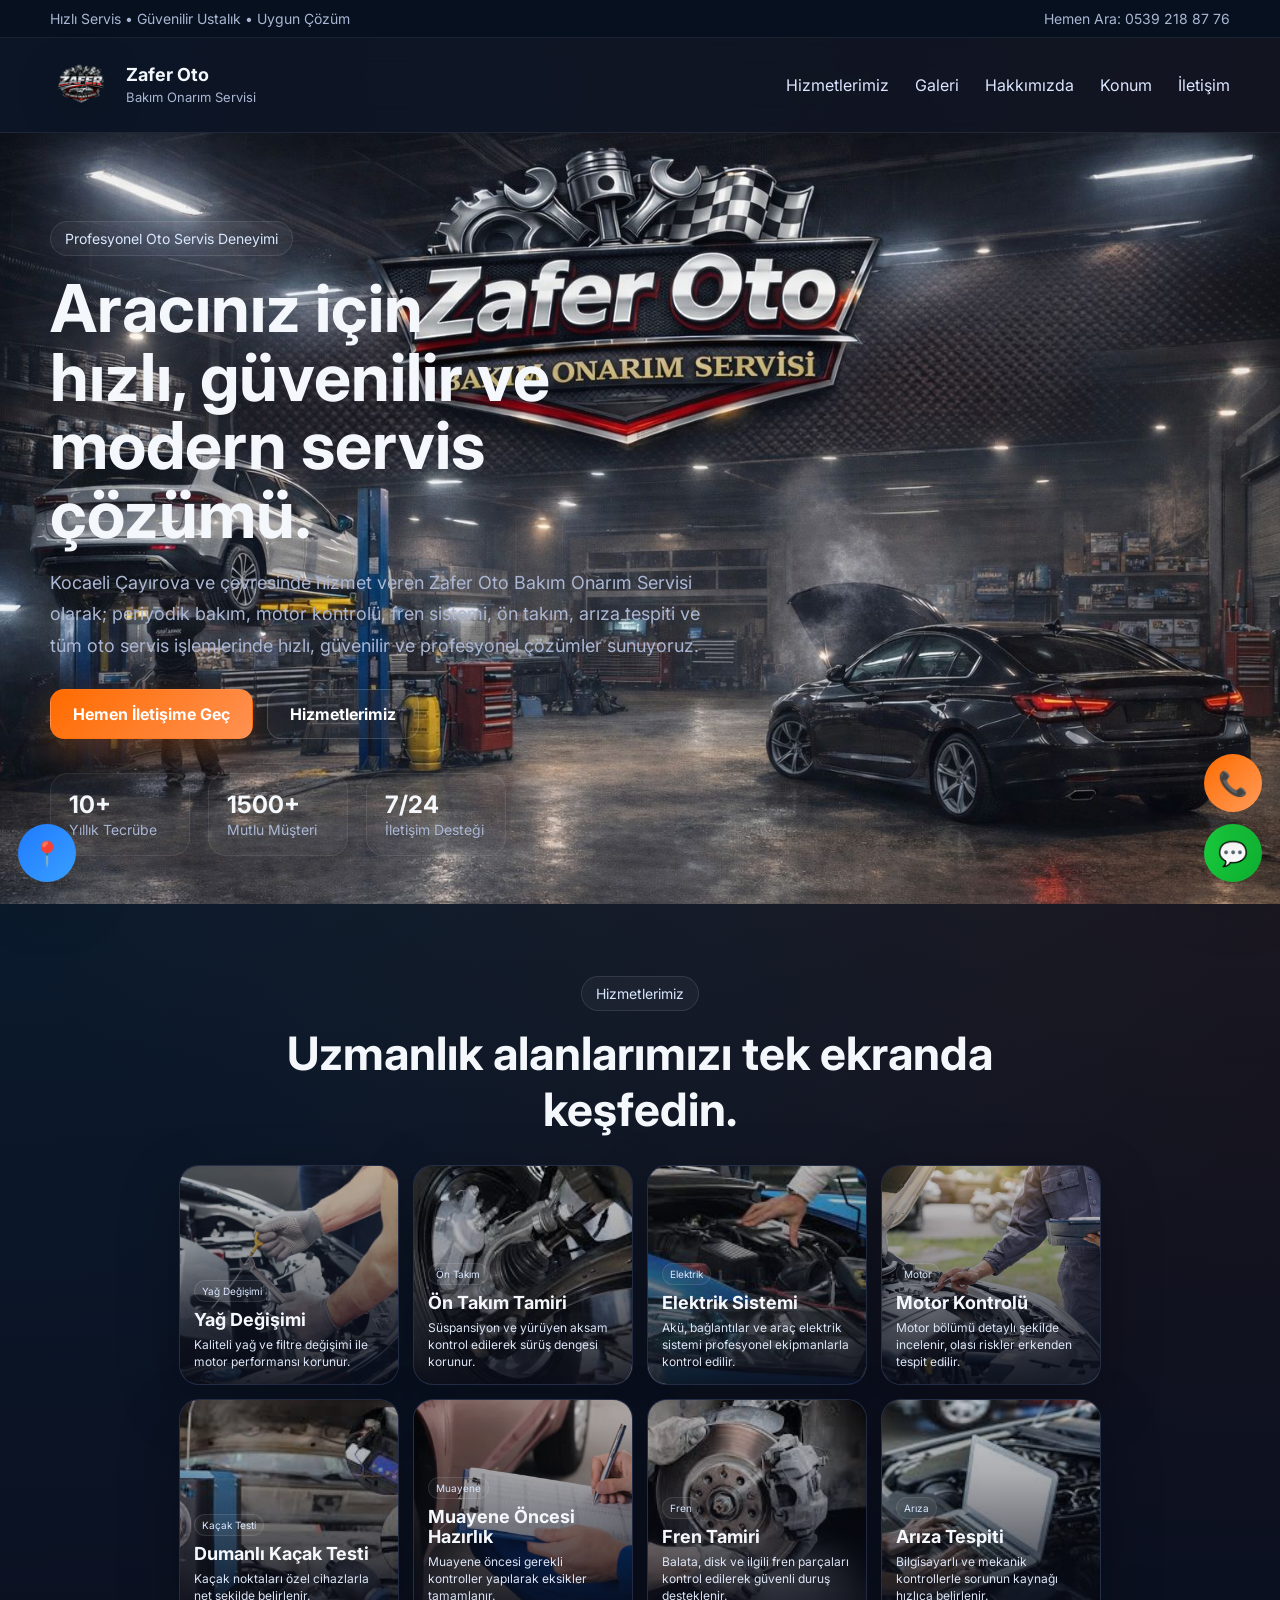
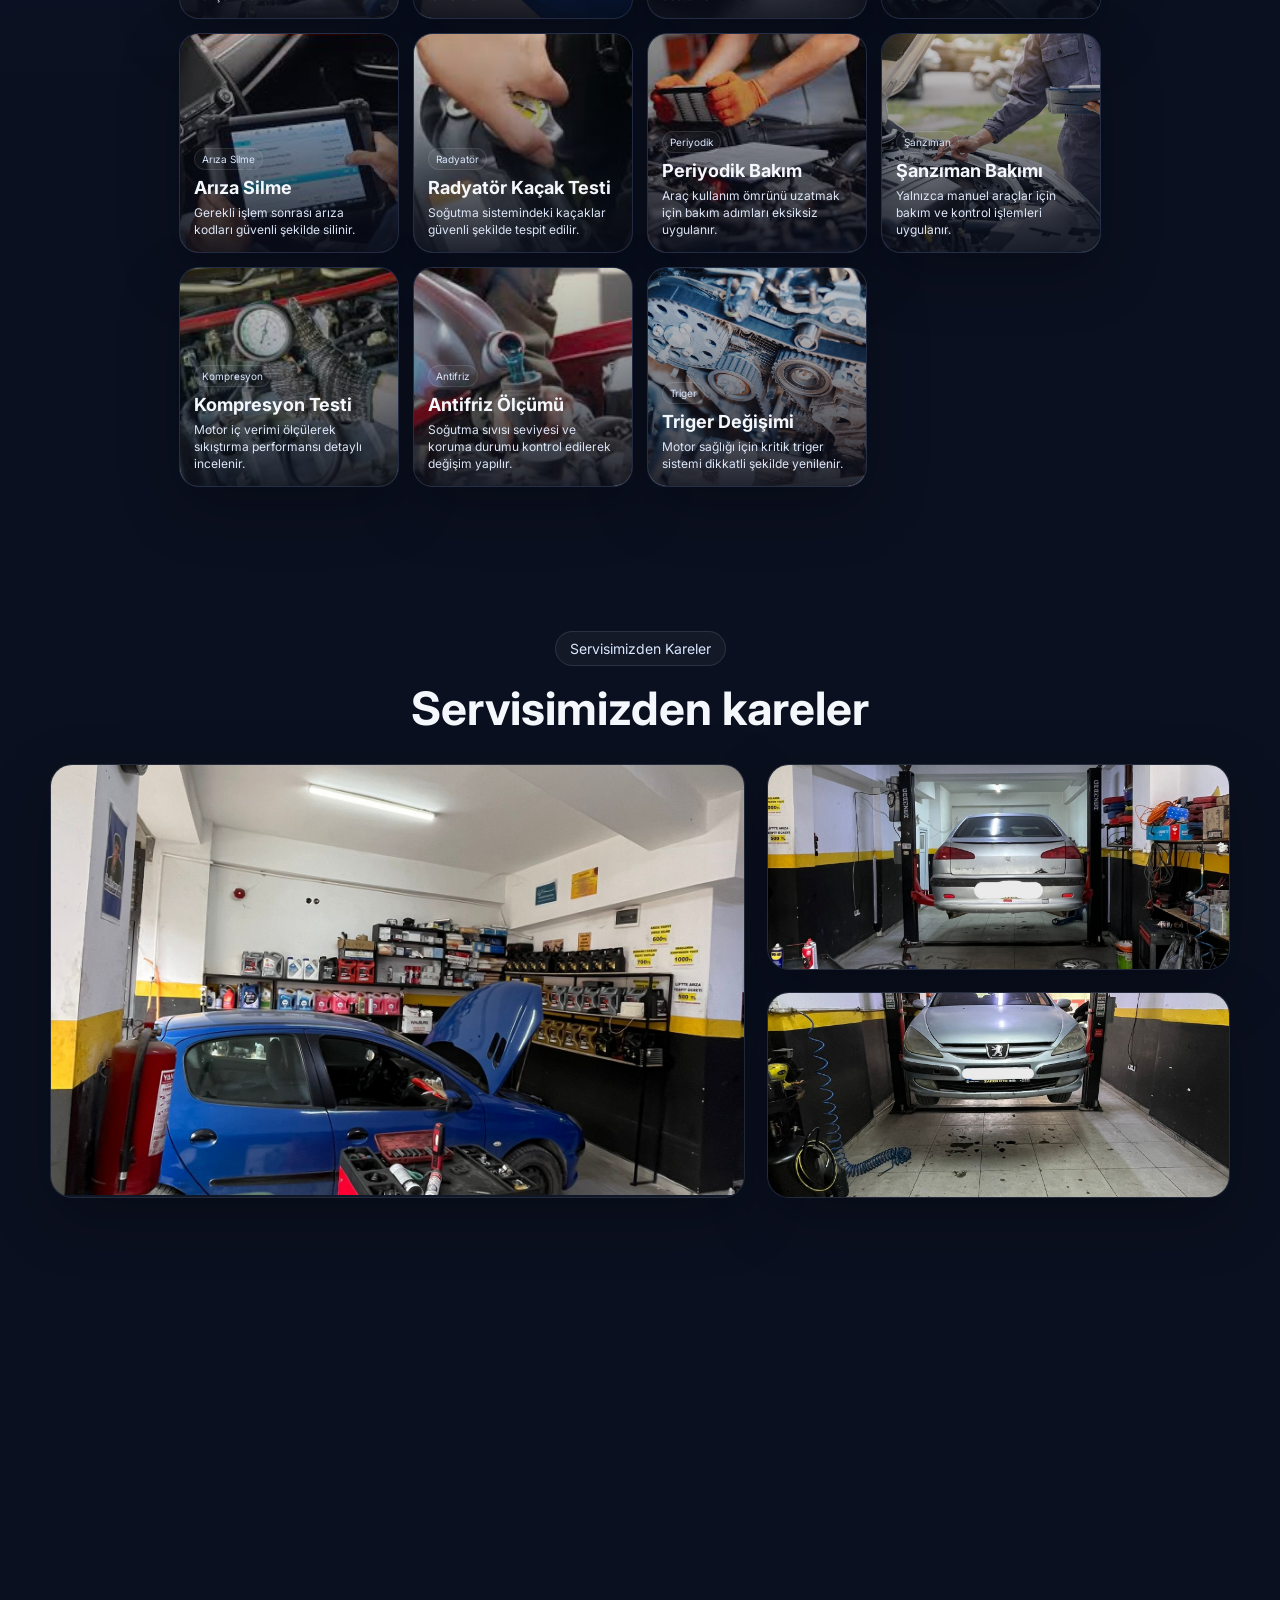
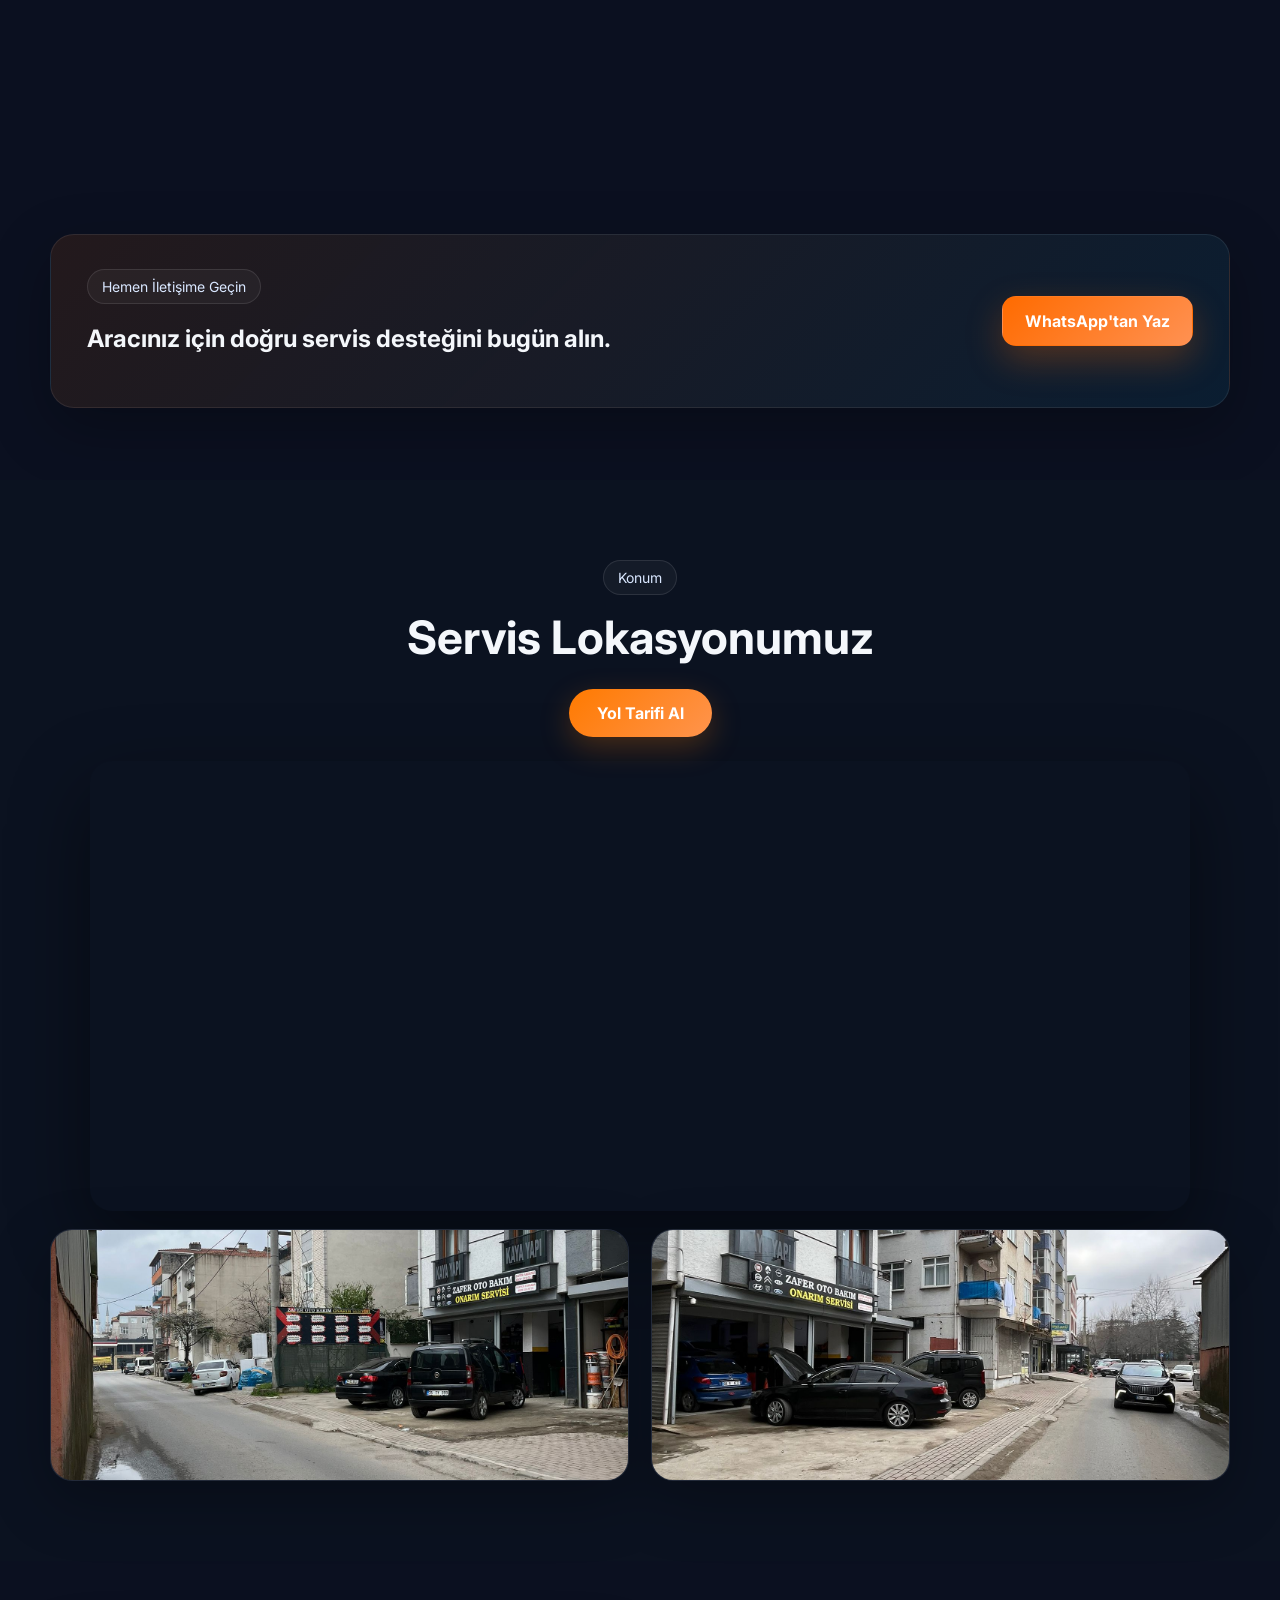
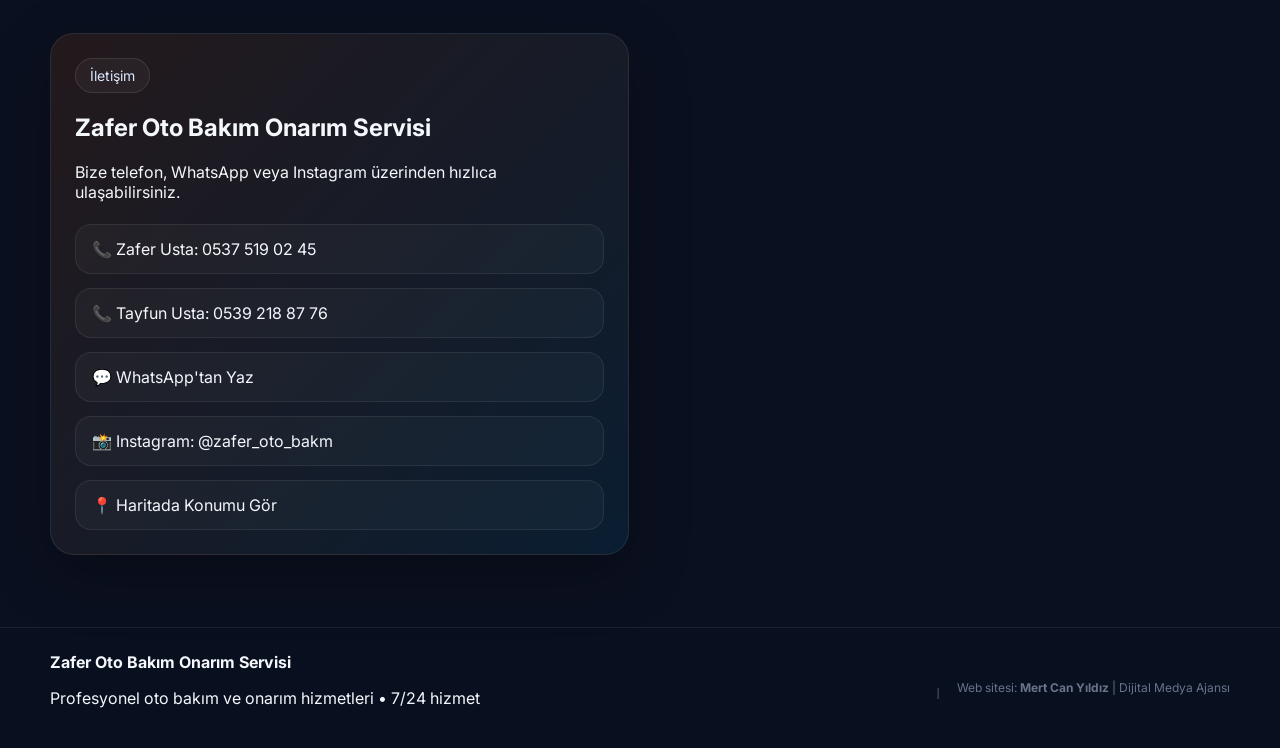
<file: index.html>
<!DOCTYPE html>
<html lang="tr">
<head>
  <meta charset="UTF-8" />
  <link rel="icon" type="image/png" href="arkaplannnn.jpeg">
  <meta name="viewport" content="width=device-width, initial-scale=1.0" />
  <title>Zafer Oto | Çayırova Oto Servis ve Bakım</title>
  <meta name="description" content="Zafer Oto Bakım Onarım Servisi - profesyonel oto bakım ve onarım hizmetleri." />
  <link rel="preconnect" href="https://fonts.googleapis.com">
  <link rel="preconnect" href="https://fonts.gstatic.com" crossorigin>
  <link href="https://fonts.googleapis.com/css2?family=Inter:wght@400;500;600;700;800&display=swap" rel="stylesheet">
  <link rel="stylesheet" href="style.css" />
  <meta name="keywords" content="çayırova oto servis, çayırova oto bakım, kocaeli oto servis, araç arıza tespiti çayırova, periyodik bakım çayırova">
</head>
<body>
  <div class="topbar">
    <div class="container topbar-inner">
      <span>Hızlı Servis • Güvenilir Ustalık • Uygun Çözüm</span>
      <a href="tel:+905392188776">Hemen Ara: 0539 218 87 76</a>
    </div>
  </div>

  <header class="header" id="home">
    <div class="container nav">
      <a class="logo logo-with-image" href="#home">
        <img src="assets/images/logo.png" alt="Zafer Oto Logo" class="site-logo">
        <div class="logo-text">
          <strong>Zafer Oto</strong>
          <small>Bakım Onarım Servisi</small>
        </div>
      </a>

      <nav class="menu" id="menu">
        <a href="#services">Hizmetlerimiz</a>
        <a href="#gallery">Galeri</a>
        <a href="#about">Hakkımızda</a>
        <a href="#location">Konum</a>
        <a href="#contact">İletişim</a>
      </nav>

      <button class="menu-toggle" id="menuToggle" aria-label="Menüyü Aç">☰</button>
    </div>
  </header>

  <section class="hero">
    <div class="hero-bg"></div>
    <div class="hero-overlay"></div>
    <div class="container hero-grid">
      <div class="hero-content reveal">
        <span class="badge">Profesyonel Oto Servis Deneyimi</span>
        <h1>Aracınız için hızlı, güvenilir ve modern servis çözümü.</h1>
        <p>
          Kocaeli Çayırova ve çevresinde hizmet veren Zafer Oto Bakım Onarım Servisi olarak; periyodik bakım, motor kontrolü, fren sistemi, ön takım, arıza tespiti ve tüm oto servis işlemlerinde hızlı, güvenilir ve profesyonel çözümler sunuyoruz.
        </p>
        <div class="hero-actions">
          <a href="#contact" class="btn btn-primary">Hemen İletişime Geç</a>
          <a href="#services" class="btn btn-outline">Hizmetlerimiz</a>
        </div>
        <div class="hero-stats">
          <div><strong>10+</strong><span>Yıllık Tecrübe</span></div>
          <div><strong>1500+</strong><span>Mutlu Müşteri</span></div>
          <div><strong>7/24</strong><span>İletişim Desteği</span></div>
        </div>
      </div>

      <div class="hero-visual reveal delay-1"></div>
    </div>
  </section>

  <section class="services section" id="services">
    <div class="container">
      <div class="section-head reveal">
        <span class="section-tag">Hizmetlerimiz</span>
        <h2>Uzmanlık alanlarımızı tek ekranda keşfedin.</h2>
      </div>

      <div class="service-photo-grid">
        <article class="service-photo-card reveal" style="--bg:url('assets/images/yag-degisimi.avif')">
          <div class="card-overlay"></div>
          <div class="card-inner">
            <span class="mini-tag">Yağ Değişimi</span>
            <h3>Yağ Değişimi</h3>
            <p>Kaliteli yağ ve filtre değişimi ile motor performansı korunur.</p>
          </div>
        </article>

        <article class="service-photo-card reveal delay-1" style="--bg:url('assets/images/on-takim.jpg')">
          <div class="card-overlay"></div>
          <div class="card-inner">
            <span class="mini-tag">Ön Takım</span>
            <h3>Ön Takım Tamiri</h3>
            <p>Süspansiyon ve yürüyen aksam kontrol edilerek sürüş dengesi korunur.</p>
          </div>
        </article>

        <article class="service-photo-card reveal delay-2" style="--bg:url('assets/images/elektrik.jpg')">
          <div class="card-overlay"></div>
          <div class="card-inner">
            <span class="mini-tag">Elektrik</span>
            <h3>Elektrik Sistemi</h3>
            <p>Akü, bağlantılar ve araç elektrik sistemi profesyonel ekipmanlarla kontrol edilir.</p>
          </div>
        </article>

        <article class="service-photo-card reveal" style="--bg:url('assets/images/motor.jpg')">
          <div class="card-overlay"></div>
          <div class="card-inner">
            <span class="mini-tag">Motor</span>
            <h3>Motor Kontrolü</h3>
            <p>Motor bölümü detaylı şekilde incelenir, olası riskler erkenden tespit edilir.</p>
          </div>
        </article>

        <article class="service-photo-card reveal delay-1" style="--bg:url('assets/images/dumanli-kacak-testi.jpg')">
          <div class="card-overlay"></div>
          <div class="card-inner">
            <span class="mini-tag">Kaçak Testi</span>
            <h3>Dumanlı Kaçak Testi</h3>
            <p>Kaçak noktaları özel cihazlarla net şekilde belirlenir.</p>
          </div>
        </article>

        <article class="service-photo-card reveal delay-2" style="--bg:url('assets/images/muayene-oncesi.webp')">
          <div class="card-overlay"></div>
          <div class="card-inner">
            <span class="mini-tag">Muayene</span>
            <h3>Muayene Öncesi Hazırlık</h3>
            <p>Muayene öncesi gerekli kontroller yapılarak eksikler tamamlanır.</p>
          </div>
        </article>

        <article class="service-photo-card reveal" style="--bg:url('assets/images/fren-tamir.jpg')">
          <div class="card-overlay"></div>
          <div class="card-inner">
            <span class="mini-tag">Fren</span>
            <h3>Fren Tamiri</h3>
            <p>Balata, disk ve ilgili fren parçaları kontrol edilerek güvenli duruş desteklenir.</p>
          </div>
        </article>

        <article class="service-photo-card reveal delay-1" style="--bg:url('assets/images/ariza-tespit.jpg')">
          <div class="card-overlay"></div>
          <div class="card-inner">
            <span class="mini-tag">Arıza</span>
            <h3>Arıza Tespiti</h3>
            <p>Bilgisayarlı ve mekanik kontrollerle sorunun kaynağı hızlıca belirlenir.</p>
          </div>
        </article>

        <article class="service-photo-card reveal delay-2" style="--bg:url('assets/images/ariza-silme.jpg')">
          <div class="card-overlay"></div>
          <div class="card-inner">
            <span class="mini-tag">Arıza Silme</span>
            <h3>Arıza Silme</h3>
            <p>Gerekli işlem sonrası arıza kodları güvenli şekilde silinir.</p>
          </div>
        </article>

        <article class="service-photo-card reveal" style="--bg:url('assets/images/radyator-kacak-testi.jpg')">
          <div class="card-overlay"></div>
          <div class="card-inner">
            <span class="mini-tag">Radyatör</span>
            <h3>Radyatör Kaçak Testi</h3>
            <p>Soğutma sistemindeki kaçaklar güvenli şekilde tespit edilir.</p>
          </div>
        </article>

        <article class="service-photo-card reveal delay-1" style="--bg:url('assets/images/periyodik-bakim.jpg')">
          <div class="card-overlay"></div>
          <div class="card-inner">
            <span class="mini-tag">Periyodik</span>
            <h3>Periyodik Bakım</h3>
            <p>Araç kullanım ömrünü uzatmak için bakım adımları eksiksiz uygulanır.</p>
          </div>
        </article>

        <article class="service-photo-card reveal delay-2" style="--bg:url('assets/images/motor.jpg')">
          <div class="card-overlay"></div>
          <div class="card-inner">
            <span class="mini-tag">Şanzıman</span>
            <h3>Şanzıman Bakımı</h3>
            <p>Yalnızca manuel araçlar için bakım ve kontrol işlemleri uygulanır.</p>
          </div>
        </article>

        <article class="service-photo-card reveal" style="--bg:url('assets/images/kompresyon-testi.jpg')">
          <div class="card-overlay"></div>
          <div class="card-inner">
            <span class="mini-tag">Kompresyon</span>
            <h3>Kompresyon Testi</h3>
            <p>Motor iç verimi ölçülerek sıkıştırma performansı detaylı incelenir.</p>
          </div>
        </article>

        <article class="service-photo-card reveal delay-1" style="--bg:url('assets/images/antifriz.jpg')">
          <div class="card-overlay"></div>
          <div class="card-inner">
            <span class="mini-tag">Antifriz</span>
            <h3>Antifriz Ölçümü</h3>
            <p>Soğutma sıvısı seviyesi ve koruma durumu kontrol edilerek değişim yapılır.</p>
          </div>
        </article>

        <article class="service-photo-card reveal delay-2" style="--bg:url('assets/images/triger-degisimi.jpg')">
          <div class="card-overlay"></div>
          <div class="card-inner">
            <span class="mini-tag">Triger</span>
            <h3>Triger Değişimi</h3>
            <p>Motor sağlığı için kritik triger sistemi dikkatli şekilde yenilenir.</p>
          </div>
        </article>
      </div>
    </div>
  </section>

  <section class="real-gallery section" id="gallery">
    <div class="container">
      <div class="section-head reveal">
        <span class="section-tag">Servisimizden Kareler</span>
        <h2>Servisimizden kareler</h2>
      </div>

      <div class="gallery-layout">
        <div class="gallery-main reveal">
          <img src="assets/images/servis-ic-3.jpeg" alt="Zafer Oto servis iç görünüm">
        </div>
        <div class="gallery-side">
          <div class="gallery-small reveal delay-1"><img src="assets/images/servis-ic-1.jpeg" alt="Servis iç görünüm"></div>
          <div class="gallery-small reveal delay-2"><img src="assets/images/servis-ic-2.jpeg" alt="Servis iç görünüm"></div>
        </div>
      </div>
    </div>
  </section>

  <section class="about section" id="about">
    <div class="container about-grid">
      <div class="about-visual reveal">
        <div class="photo-frame about-frame-small no-poster">
          <div class="photo-overlay"></div>
          <img src="assets/images/hakkimizda-afis.jpeg" alt="Zafer Oto afiş görseli" class="about-photo">
        </div>
      </div>
      <div class="about-content reveal delay-1">
        <span class="section-tag">Hakkımızda</span>
        <h2>Tecrübeli ekip, şeffaf süreç, güven veren servis anlayışı.</h2>
        <p>
          Müşterilerimizin aracını kendi aracımız gibi görüyor; bakım, kontrol ve onarım süreçlerini
          açık, anlaşılır ve güven veren bir sistemle yürütüyoruz.
        </p>
        <ul class="feature-list">
          <li>Detaylı kontrol ve bilgilendirme</li>
          <li>Zamanında teslim ve planlı çalışma</li>
          <li>Müşteri memnuniyeti odaklı servis yaklaşımı</li>
        </ul>
      </div>
    </div>
  </section>

  <section class="cta section">
    <div class="container cta-box reveal">
      <div>
        <span class="section-tag">Hemen İletişime Geçin</span>
        <h2>Aracınız için doğru servis desteğini bugün alın.</h2>
      </div>
      <a href="https://wa.me/905392188776" class="btn btn-primary" target="_blank" rel="noopener noreferrer">WhatsApp'tan Yaz</a>
    </div>
  </section>

  <section class="map-section section" id="location">
    <div class="container reveal">
      <div class="section-head">
        <span class="section-tag">Konum</span>
        <h2>Servis Lokasyonumuz</h2>
      </div>

      <a href="https://www.google.com/maps/dir/?api=1&destination=Zafer%20oto%20bak%C4%B1m%20onar%C4%B1m" class="map-btn" target="_blank" rel="noopener noreferrer">
        Yol Tarifi Al
      </a>

      <div class="map-box">
        <iframe
          src="https://www.google.com/maps/embed?pb=!1m18!1m12!1m3!1d24156.45086219277!2d29.336650371551524!3d40.815741759086684!2m3!1f0!2f0!3f0!3m2!1i1024!2i768!4f13.1!3m3!1m2!1s0x14cadfe96dc275c5%3A0x6eb049f577ec768d!2sZafer%20oto%20bak%C4%B1m%20onar%C4%B1m!5e0!3m2!1str!2str!4v1774386357228!5m2!1str!2str"
          width="100%"
          height="450"
          style="border:0;"
          allowfullscreen=""
          loading="lazy"
          referrerpolicy="no-referrer-when-downgrade">
        </iframe>
      </div>

      <div class="location-gallery">
        <div class="location-card reveal">
          <img src="assets/images/dis-cephe-2.jpeg" alt="Zafer Oto lokasyon görünümü">
        </div>
        <div class="location-card reveal delay-1">
          <img src="assets/images/dis-cephe-3.jpeg" alt="Zafer Oto sokak görünümü">
        </div>
      </div>
    </div>
  </section>

  <section class="contact section" id="contact">
    <div class="container contact-grid">
      <div class="contact-info reveal">
        <span class="section-tag">İletişim</span>
        <h2>Zafer Oto Bakım Onarım Servisi</h2>
        <p>Bize telefon, WhatsApp veya Instagram üzerinden hızlıca ulaşabilirsiniz.</p>
        <div class="contact-items">
          <a href="tel:+905375190245">📞 Zafer Usta: 0537 519 02 45</a>
          <a href="tel:+905392188776">📞 Tayfun Usta: 0539 218 87 76</a>
          <a href="https://wa.me/905392188776" target="_blank" rel="noopener noreferrer">💬 WhatsApp'tan Yaz</a>
          <a href="https://instagram.com/zafer_oto_bakm" target="_blank" rel="noopener noreferrer">📸 Instagram: @zafer_oto_bakm</a>
          <a href="#location">📍 Haritada Konumu Gör</a>
        </div>
      </div>
    </div>
  </section>

  <footer class="footer">
    <div class="container footer-inner">
      <div>
        <strong>Zafer Oto Bakım Onarım Servisi</strong>
        <p>Profesyonel oto bakım ve onarım hizmetleri • 7/24 hizmet</p>
      </div>
      <div class="footer-links">
      <hr style="opacity:0.2; margin-top:20px;">
<p style="font-size:12px; opacity:0.6; text-align:center;">
  Web sitesi: <strong>Mert Can Yıldız</strong> | Dijital Medya Ajansı
</p>
    </div>
  </footer>

  <a class="floating-btn location" href="https://www.google.com/maps/dir/?api=1&destination=Zafer%20oto%20bak%C4%B1m%20onar%C4%B1m" target="_blank" aria-label="Konum">📍</a>
  <a class="floating-btn whatsapp" href="https://wa.me/905392188776" target="_blank" aria-label="WhatsApp">💬</a>
  <a class="floating-btn phone" href="tel:+905392188776" aria-label="Ara">📞</a>

  <script src="script.js"></script>
</body>
</html>
</file>
<file: style.css>
:root{
  --bg:#0b1020;
  --text:#f4f7fb;
  --muted:#aab6d3;
  --primary:#ff6b00;
  --secondary:#00c2ff;
  --line:rgba(255,255,255,.08);
  --shadow:0 20px 60px rgba(0,0,0,.28);
}
*{box-sizing:border-box}
html{scroll-behavior:smooth}
body{
  margin:0;
  font-family:Inter,system-ui,sans-serif;
  background:
    radial-gradient(circle at top left, rgba(0,194,255,.12), transparent 30%),
    radial-gradient(circle at top right, rgba(255,107,0,.14), transparent 28%),
    var(--bg);
  color:var(--text)
}
a{text-decoration:none;color:inherit}
img{display:block;max-width:100%}
.container{width:min(1180px,calc(100% - 32px));margin:auto}
.topbar{background:#07101f;border-bottom:1px solid var(--line);font-size:14px}
.topbar-inner{display:flex;justify-content:space-between;gap:12px;padding:10px 0;color:var(--muted)}
.header{position:sticky;top:0;z-index:50;background:rgba(11,16,32,.75);backdrop-filter:blur(14px);border-bottom:1px solid var(--line)}
.nav{display:flex;align-items:center;justify-content:space-between;padding:16px 0}
.logo{display:flex;align-items:center;gap:12px}
.logo-mark{width:44px;height:44px;border-radius:14px;display:grid;place-items:center;background:linear-gradient(135deg,var(--primary),#ff9548);font-weight:800;font-size:22px;box-shadow:var(--shadow)}
.logo strong{display:block;font-size:18px}
.logo small{color:var(--muted)}
.menu{display:flex;gap:26px;color:#dbe5ff}
.menu a{position:relative}
.menu a:after{content:'';position:absolute;left:0;bottom:-6px;width:0;height:2px;background:linear-gradient(90deg,var(--secondary),var(--primary));transition:.3s}
.menu a:hover:after{width:100%}
.menu-toggle{display:none;background:transparent;border:1px solid var(--line);color:#fff;padding:10px 12px;border-radius:12px}

.hero{position:relative;padding:88px 0 48px;overflow:hidden}
.hero-bg{
  position:absolute;
  inset:0;
  background:url('assets/images/arkaplann.jpeg') center/cover no-repeat;
  opacity:1 !important;
  transform:scale(1);
  filter: none !important;
}
.hero-overlay {
  display: none !important;
}
.hero-grid{position:relative;display:grid;grid-template-columns:1.15fr .85fr;gap:30px;align-items:center}
.badge,.section-tag,.mini-tag{display:inline-flex;padding:8px 14px;border:1px solid rgba(255,255,255,.1);background:rgba(255,255,255,.04);border-radius:999px;color:#d9e7ff;font-size:14px}
.mini-tag{font-size:10px;padding:4px 7px}
.hero h1{font-size:clamp(38px,6vw,66px);line-height:1.04;margin:18px 0 18px;max-width:12ch}
.hero p{font-size:18px;line-height:1.75;color:var(--muted);max-width:62ch}
.hero-actions{display:flex;gap:14px;flex-wrap:wrap;margin-top:28px}
.btn{display:inline-flex;align-items:center;justify-content:center;padding:14px 22px;border-radius:14px;font-weight:700;transition:.25s;border:1px solid transparent}
.btn-primary{background:linear-gradient(135deg,var(--primary),#ff9152);color:#fff;box-shadow:0 14px 36px rgba(255,107,0,.28)}
.btn-outline{border-color:rgba(255,255,255,.16);background:rgba(255,255,255,.04);color:#fff}
.btn:hover{transform:translateY(-2px)}
.hero-stats{display:flex;gap:18px;flex-wrap:wrap;margin-top:34px}
.hero-stats div{min-width:140px;padding:16px 18px;border:1px solid var(--line);background:rgba(255,255,255,.03);border-radius:18px}
.hero-stats strong{display:block;font-size:24px}
.hero-stats span{color:var(--muted);font-size:14px}
.hero-visual{position:relative;min-height:500px;display:grid;place-items:center}
.glow{position:absolute;border-radius:50%;filter:blur(40px)}
.glow-1{width:240px;height:240px;background:rgba(0,194,255,.18);top:50px;right:30px}
.glow-2{width:240px;height:240px;background:rgba(255,107,0,.15);bottom:30px;left:20px}
.service-card{position:absolute;width:min(320px,90%);padding:28px;border-radius:26px;border:1px solid rgba(255,255,255,.1);background:linear-gradient(180deg, rgba(255,255,255,.08), rgba(255,255,255,.03));box-shadow:var(--shadow);backdrop-filter:blur(14px)}
.service-card:first-child{top:90px;left:20px}
.service-card:last-child{bottom:80px;right:0}
.service-icon{width:58px;height:58px;border-radius:18px;display:grid;place-items:center;font-size:26px;background:linear-gradient(135deg,rgba(255,107,0,.22),rgba(0,194,255,.18));margin-bottom:16px}

.section{padding:72px 0}
.section-head{text-align:center;max-width:760px;margin:0 auto 28px}
.section-head h2{font-size:clamp(28px,4.6vw,46px);margin:14px 0 0}
.about-grid,.contact-grid{display:grid;grid-template-columns:1fr 1fr;gap:22px;align-items:center}

.service-photo-grid{display:grid;grid-template-columns:repeat(4, minmax(0, 220px));justify-content:center;gap:14px}
.service-photo-card{position:relative;min-height:220px;border-radius:20px;overflow:hidden;border:1px solid var(--line);box-shadow:var(--shadow);background:#121c37;isolation:isolate;transition:transform .35s ease, box-shadow .35s ease, border-color .35s ease}
.service-photo-card::before{content:"";position:absolute;inset:0;background-image:var(--bg);background-size:cover;background-position:center;transform:scale(1.04);transition:transform .45s ease}
.service-photo-card:hover{transform:translateY(-8px);border-color:rgba(255,255,255,.18);box-shadow:0 26px 65px rgba(0,0,0,.38)}
.service-photo-card:hover::before{transform:scale(1.1)}
.card-overlay{position:absolute;inset:0;background:linear-gradient(180deg, rgba(9,13,25,.18) 0%, rgba(9,13,25,.34) 34%, rgba(9,13,25,.90) 100%);z-index:1}
.card-inner{position:absolute;left:0;right:0;bottom:0;z-index:2;padding:14px}
.card-inner h3{margin:8px 0 6px;font-size:18px;line-height:1.1}
.card-inner p{margin:0;color:#dce5f7;line-height:1.42;font-size:12px}

.gallery-layout{display:grid;grid-template-columns:1.2fr .8fr;gap:22px;margin-bottom:18px}
.gallery-main,.gallery-small,.location-card{border-radius:22px;overflow:hidden;border:1px solid var(--line);box-shadow:var(--shadow);background:#101828}
.gallery-main img{width:100%;height:430px;object-fit:cover}
.gallery-side{display:grid;gap:22px}
.gallery-small img{width:100%;height:204px;object-fit:cover}

.photo-frame{position:relative;min-height:320px;border-radius:26px;border:1px solid var(--line);background:linear-gradient(135deg,#0f1830,#17274a);overflow:hidden;box-shadow:var(--shadow)}
.about-frame-small{max-width:420px}
.photo-overlay{position:absolute;inset:0;background:radial-gradient(circle at 20% 20%, rgba(255,107,0,.20), transparent 22%),radial-gradient(circle at 80% 80%, rgba(0,194,255,.18), transparent 24%)}
.about-photo{width:100%;height:100%;object-fit:cover}
.feature-list{list-style:none;padding:0;margin:22px 0 0;display:grid;gap:14px}
.feature-list li{padding:14px 16px;border:1px solid var(--line);border-radius:16px;background:rgba(255,255,255,.03)}

.cta-box,.contact-info{border:1px solid var(--line);background:linear-gradient(135deg, rgba(255,107,0,.10), rgba(0,194,255,.08));border-radius:24px;box-shadow:var(--shadow)}
.cta-box{padding:34px 36px;display:flex;align-items:center;justify-content:space-between;gap:20px}
.contact-info{padding:24px}
.contact-info .contact-items{display:grid;gap:14px;margin-top:22px}
.contact-items a{padding:14px 16px;border:1px solid var(--line);border-radius:16px;background:rgba(255,255,255,.03)}

.map-section{padding:80px 20px;background:#0b1220;text-align:center}
.map-section .section-head{margin-bottom:24px}
.map-btn{display:inline-block;background:linear-gradient(135deg, #ff7a00, #ff944d);color:#fff;padding:14px 28px;border-radius:999px;margin-bottom:24px;font-weight:700;text-decoration:none;box-shadow:0 10px 30px rgba(255,122,0,.25);transition: transform .3s ease, box-shadow .3s ease}
.map-btn:hover{transform:translateY(-2px);box-shadow:0 16px 40px rgba(255,122,0,.35)}
.map-box{max-width:1100px;margin:0 auto;border-radius:22px;overflow:hidden;box-shadow:0 30px 80px rgba(0,0,0,.45)}
.map-box iframe{display:block}
.location-gallery{display:grid;grid-template-columns:repeat(2,1fr);gap:22px;margin-top:18px}
.location-card img{width:100%;height:250px;object-fit:cover;display:block}

.footer{padding:24px 0;border-top:1px solid var(--line);background:#08101f}
.footer-inner{display:flex;align-items:center;justify-content:space-between;gap:20px}
.footer-links{display:flex;gap:18px;color:var(--muted)}
.floating-btn{position:fixed;right:18px;width:58px;height:58px;border-radius:50%;display:grid;place-items:center;font-size:24px;z-index:70;color:#fff;box-shadow:var(--shadow);animation:pulse 2.5s infinite}
.floating-btn.whatsapp{bottom:18px;background:linear-gradient(135deg,#1bd741,#0ead2f)}
.floating-btn.phone{bottom:88px;background:linear-gradient(135deg,var(--primary),#ff9c5a)}

.reveal{opacity:0;transform:translateY(24px);transition:opacity .75s ease, transform .75s ease}
.reveal.visible{opacity:1;transform:none}
.delay-1{transition-delay:.12s}
.delay-2{transition-delay:.22s}
.floating{animation:float 6s ease-in-out infinite}
.delay-float{animation-delay:1s}
@keyframes float{0%,100%{transform:translateY(0)}50%{transform:translateY(-14px)}}
@keyframes pulse{0%,100%{transform:scale(1)}50%{transform:scale(1.07)}}

@media (max-width: 1200px){
  .service-photo-grid{grid-template-columns:repeat(3, minmax(0, 220px))}
}
@media (max-width: 1100px){
  .gallery-layout,.about-grid,.contact-grid,.hero-grid{grid-template-columns:1fr}
  .cta-box,.footer-inner,.topbar-inner{flex-direction:column;align-items:flex-start}
}
@media (max-width: 860px){
  .service-photo-grid{grid-template-columns:repeat(2, minmax(0, 220px))}
  .menu{position:absolute;top:86px;left:16px;right:16px;display:none;flex-direction:column;padding:16px;border:1px solid var(--line);border-radius:20px;background:rgba(11,16,32,.96)}
  .menu.show{display:flex}
  .menu-toggle{display:block}
  .hero-visual{min-height:420px}
  .service-card:first-child{left:0}
  .service-card:last-child{right:0}
}
@media (max-width: 640px){
  .hero{padding-top:56px}
  .hero h1{max-width:none}
  .service-card{position:relative;top:auto;left:auto;right:auto;bottom:auto;width:100%}
  .hero-visual{display:flex;flex-direction:column;gap:16px;min-height:auto}
  .glow{display:none}
  .service-photo-grid,.location-gallery{grid-template-columns:1fr}
  .gallery-main img,.gallery-small img,.location-card img{height:auto}
}


/* Son final kullanıcı dokunuşları */
.hero-grid{
  grid-template-columns:1fr .65fr;
}
.hero-visual{
  min-height:0 !important;
}
.service-card,
.glow{
  display:none !important;
}

/* Hakkımızda afiş küçültme ve hizalama */
.about-grid{
  align-items:start !important;
  grid-template-columns:380px 1fr !important;
  gap:34px !important;
}
.about-visual{
  display:flex;
  justify-content:center;
  align-items:flex-start;
}
.about-frame-small{
  width:100%;
  max-width:340px !important;
  height:460px !important;
  min-height:460px !important;
  margin-top:6px !important;
}
.about-content{
  padding-top:6px !important;
}
.about-content h2{
  margin-top:16px;
}

/* Sol alt konum butonu */
.floating-btn.location{
  left:18px;
  right:auto;
  bottom:18px;
  background:linear-gradient(135deg,#1f7aff,#39a0ff);
}
.floating-btn.whatsapp{
  bottom:18px;
}
.floating-btn.phone{
  bottom:88px;
}

/* Responsive */
@media (max-width: 1100px){
  .about-grid{
    grid-template-columns:1fr !important;
  }
  .about-frame-small{
    max-width:360px !important;
    height:auto !important;
    min-height:0 !important;
  }
}


/* Final logo with text */
.logo-with-image{
  display:flex;
  align-items:center;
  gap:14px;
}
.site-logo{
  height:62px;
  width:auto;
  object-fit:contain;
  display:block;
  filter:drop-shadow(0 8px 20px rgba(0,0,0,.28));
}
.logo-text{
  display:flex;
  flex-direction:column;
  justify-content:center;
}
.logo-text strong{
  display:block;
  font-size:18px;
  line-height:1.1;
}
.logo-text small{
  display:block;
  color:var(--muted);
  margin-top:4px;
  font-size:13px;
}
.logo-mark{
  display:none !important;
}
@media (max-width: 640px){
  .site-logo{
    height:48px;
  }
  .logo-text strong{
    font-size:16px;
  }
  .logo-text small{
    font-size:12px;
  }
}


/* ===== MOBILE FINAL IMPROVEMENTS ===== */
.no-poster{
  max-width: 420px;
}
@media (max-width: 900px){
  .topbar{
    display:none;
  }
  .header{
    position:sticky;
    top:0;
  }
  .nav{
    padding:12px 0;
  }
  .site-logo{
    height:42px !important;
  }
  .logo-text strong{
    font-size:15px !important;
  }
  .logo-text small{
    font-size:11px !important;
    margin-top:2px !important;
  }
  .menu{
    gap:14px;
    font-size:14px;
  }

  
  .btn{
    padding:12px 16px !important;
    font-size:14px !important;
  }
  
  .hero-stats div{
    min-width:0 !important;
    padding:12px !important;
    border-radius:14px !important;
    text-align:center;
  }
  .hero-stats strong{
    font-size:20px !important;
  }
  .hero-stats span{
    font-size:11px !important;
  }

  .section{
    padding:48px 0 !important;
  }
  .section-head{
    margin-bottom:18px !important;
  }
  .section-head h2{
    font-size:28px !important;
    line-height:1.18 !important;
  }

  .service-photo-grid{
    grid-template-columns:repeat(2, minmax(0, 1fr)) !important;
    gap:12px !important;
  }
  .service-photo-card{
    min-height:165px !important;
    border-radius:16px !important;
  }
  .card-inner{
    padding:10px !important;
  }
  .card-inner h3{
    font-size:15px !important;
    line-height:1.12 !important;
    margin:6px 0 4px !important;
  }
  .card-inner p{
    font-size:11px !important;
    line-height:1.32 !important;
  }
  .mini-tag{
    font-size:9px !important;
    padding:3px 7px !important;
  }

  .gallery-layout{
    grid-template-columns:1fr !important;
    gap:12px !important;
  }
  .gallery-main img{
    height:250px !important;
  }
  .gallery-side{
    grid-template-columns:repeat(2,1fr);
    display:grid !important;
    gap:12px !important;
  }
  .gallery-small img{
    height:140px !important;
  }

  .about-grid{
    grid-template-columns:1fr !important;
    gap:18px !important;
  }
  .about-visual{
    justify-content:center !important;
  }
  .about-frame-small,
  .photo-frame{
    max-width:100% !important;
    width:100% !important;
    height:250px !important;
    min-height:250px !important;
  }
  .about-content{
    padding-top:0 !important;
  }
  .about-content h2{
    font-size:30px !important;
    margin-top:0 !important;
  }
  .feature-list{
    gap:10px !important;
  }
  .feature-list li{
    padding:12px 14px !important;
    font-size:14px !important;
  }

  .cta-box{
    padding:20px !important;
    flex-direction:column !important;
    align-items:flex-start !important;
    gap:14px !important;
  }
  .cta-box h2{
    font-size:26px !important;
    line-height:1.2 !important;
    margin:10px 0 0 !important;
  }

  .map-section{
    padding:48px 16px !important;
  }
  .map-box iframe{
    height:320px !important;
  }
  .location-gallery{
    grid-template-columns:1fr !important;
    gap:12px !important;
    margin-top:14px !important;
  }
  .location-card img{
    height:180px !important;
  }

  .contact-grid{
    grid-template-columns:1fr !important;
  }
  .contact-info{
    padding:18px !important;
  }
  .contact-items{
    gap:10px !important;
  }
  .contact-items a{
    padding:12px 14px !important;
    font-size:14px !important;
  }

  .footer-inner{
    flex-direction:column !important;
    align-items:flex-start !important;
    gap:10px !important;
  }
  .footer-links{
    flex-wrap:wrap !important;
    gap:10px !important;
    font-size:14px !important;
  }

  .floating-btn{
    width:50px !important;
    height:50px !important;
    font-size:20px !important;
  }
  .floating-btn.phone{
    bottom:78px !important;
  }
  .floating-btn.whatsapp{
    bottom:18px !important;
  }
  .floating-btn.location{
    bottom:18px !important;
  }
}

@media (max-width: 560px){
  .container{
    width:min(100% - 20px, 1180px) !important;
  }
  
  .hero-actions{
    display:grid !important;
    grid-template-columns:1fr 1fr;
    width:100%;
  }
  .btn{
    width:100% !important;
    justify-content:center !important;
  }
  .hero-stats{
    grid-template-columns:repeat(3,1fr) !important;
  }
  .service-photo-grid{
    grid-template-columns:repeat(2, minmax(0, 1fr)) !important;
  }
  .service-photo-card{
    min-height:150px !important;
  }
  .card-inner h3{
    font-size:14px !important;
  }
  .card-inner p{
    display:none !important;
  }
  .gallery-side{
    grid-template-columns:1fr 1fr !important;
  }
}


/* About section final small poster */
.about-grid{
  grid-template-columns: 260px 1fr !important;
  align-items: start !important;
  gap: 24px !important;
}
.about-visual{
  display:flex;
  align-items:flex-start;
  justify-content:center;
}
.about-frame-small,
.photo-frame{
  max-width:260px !important;
  width:100% !important;
  height:320px !important;
  min-height:320px !important;
  border-radius:20px !important;
}
.about-photo{
  object-fit:contain !important;
  background:#0f1830;
}
.about-content h2{
  margin-top:0 !important;
}

@media (max-width: 900px){
  .about-grid{
    grid-template-columns: 1fr !important;
    gap: 14px !important;
  }
  .about-frame-small,
  .photo-frame{
    max-width:180px !important;
    width:180px !important;
    height:220px !important;
    min-height:220px !important;
    margin:0 auto !important;
  }
  .about-content{
    text-align:left !important;
  }
}

/* HERO MOBILE TEK FINAL AYAR */
@media (max-width: 768px) {
  .hero {
    padding: 42px 0 28px !important;
  }

  .hero-grid {
    grid-template-columns: 1fr !important;
    gap: 0 !important;
  }

  .hero-content {
    margin-top: 185px !important;
    padding-top: 0 !important;
    position: relative;
    z-index: 3;
  }

  .badge {
    margin-bottom: 14px !important;
  }

  .hero h1 {
    font-size: 34px !important;
    line-height: 1.08 !important;
    margin: 0 0 14px !important;
    max-width: none !important;
  }

  .hero p {
    font-size: 14px !important;
    line-height: 1.55 !important;
    margin: 0 0 18px !important;
    color: rgba(244,247,251,.88) !important;
  }

  .hero-actions {
    display: grid !important;
    grid-template-columns: 1fr 1fr !important;
    gap: 12px !important;
    width: 100% !important;
  }

  .btn {
    width: 100% !important;
    justify-content: center !important;
  }

  .hero-bg {
    background-size: 128% auto !important;
    background-position: center 12px !important;
    background-repeat: no-repeat !important;
    opacity: 0.80 !important;
    transform: none !important;
    filter: brightness(1.05) contrast(1.10) !important;
  }

  .hero-overlay {
    background: linear-gradient(
      180deg,
      rgba(11,16,32,.18) 0%,
      rgba(11,16,32,.28) 34%,
      rgba(11,16,32,.60) 100%
    ) !important;
  }

  .hero-stats {
    display: grid !important;
    grid-template-columns: repeat(3,1fr) !important;
    gap: 10px !important;
    margin-top: 18px !important;
  }

  .hero-stats div {
    min-width: 0 !important;
    padding: 12px !important;
    border-radius: 14px !important;
    text-align: center !important;
  }

  .hero-stats strong {
    font-size: 20px !important;
  }

  .hero-stats span {
    font-size: 11px !important;
  }
}
@media (max-width: 768px) {
  .hero-bg {
    opacity: 1 !important;
    filter: brightness(1.08) contrast(1.12) !important;
  }
}
</file>
